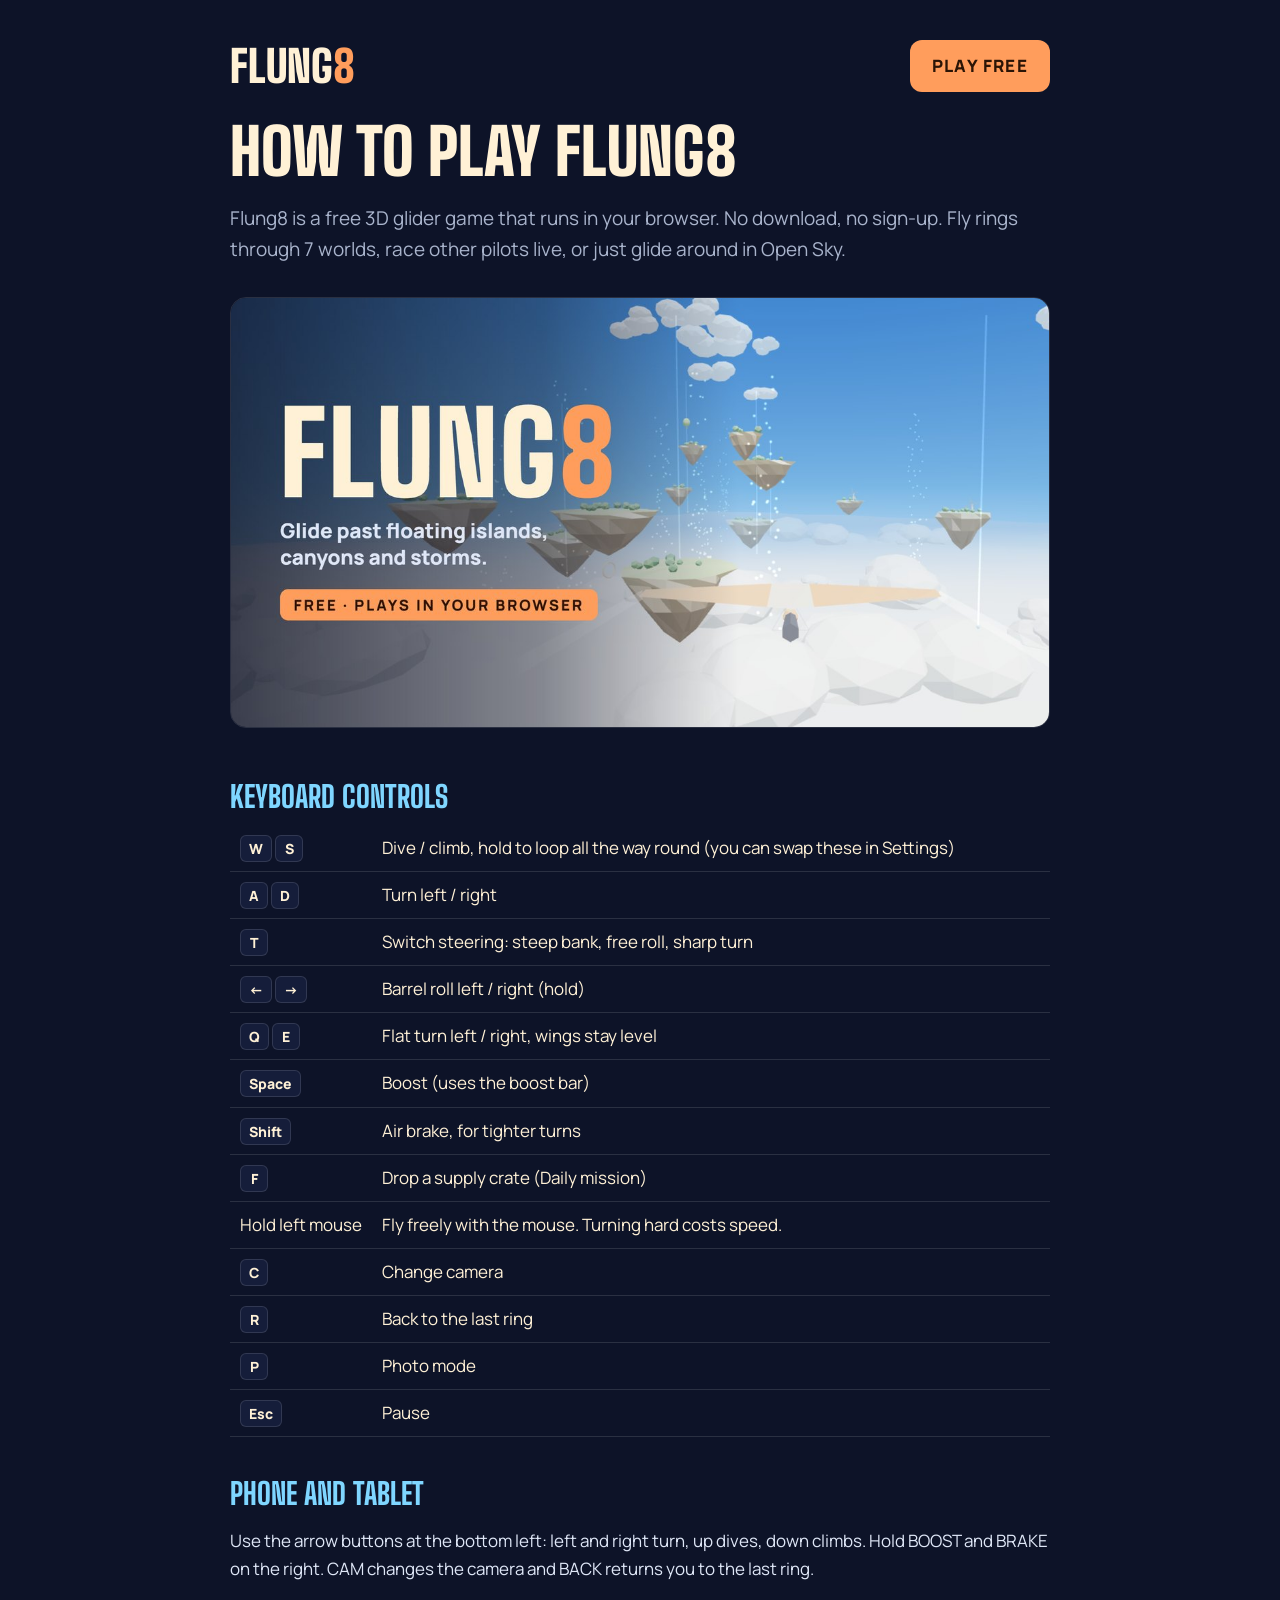
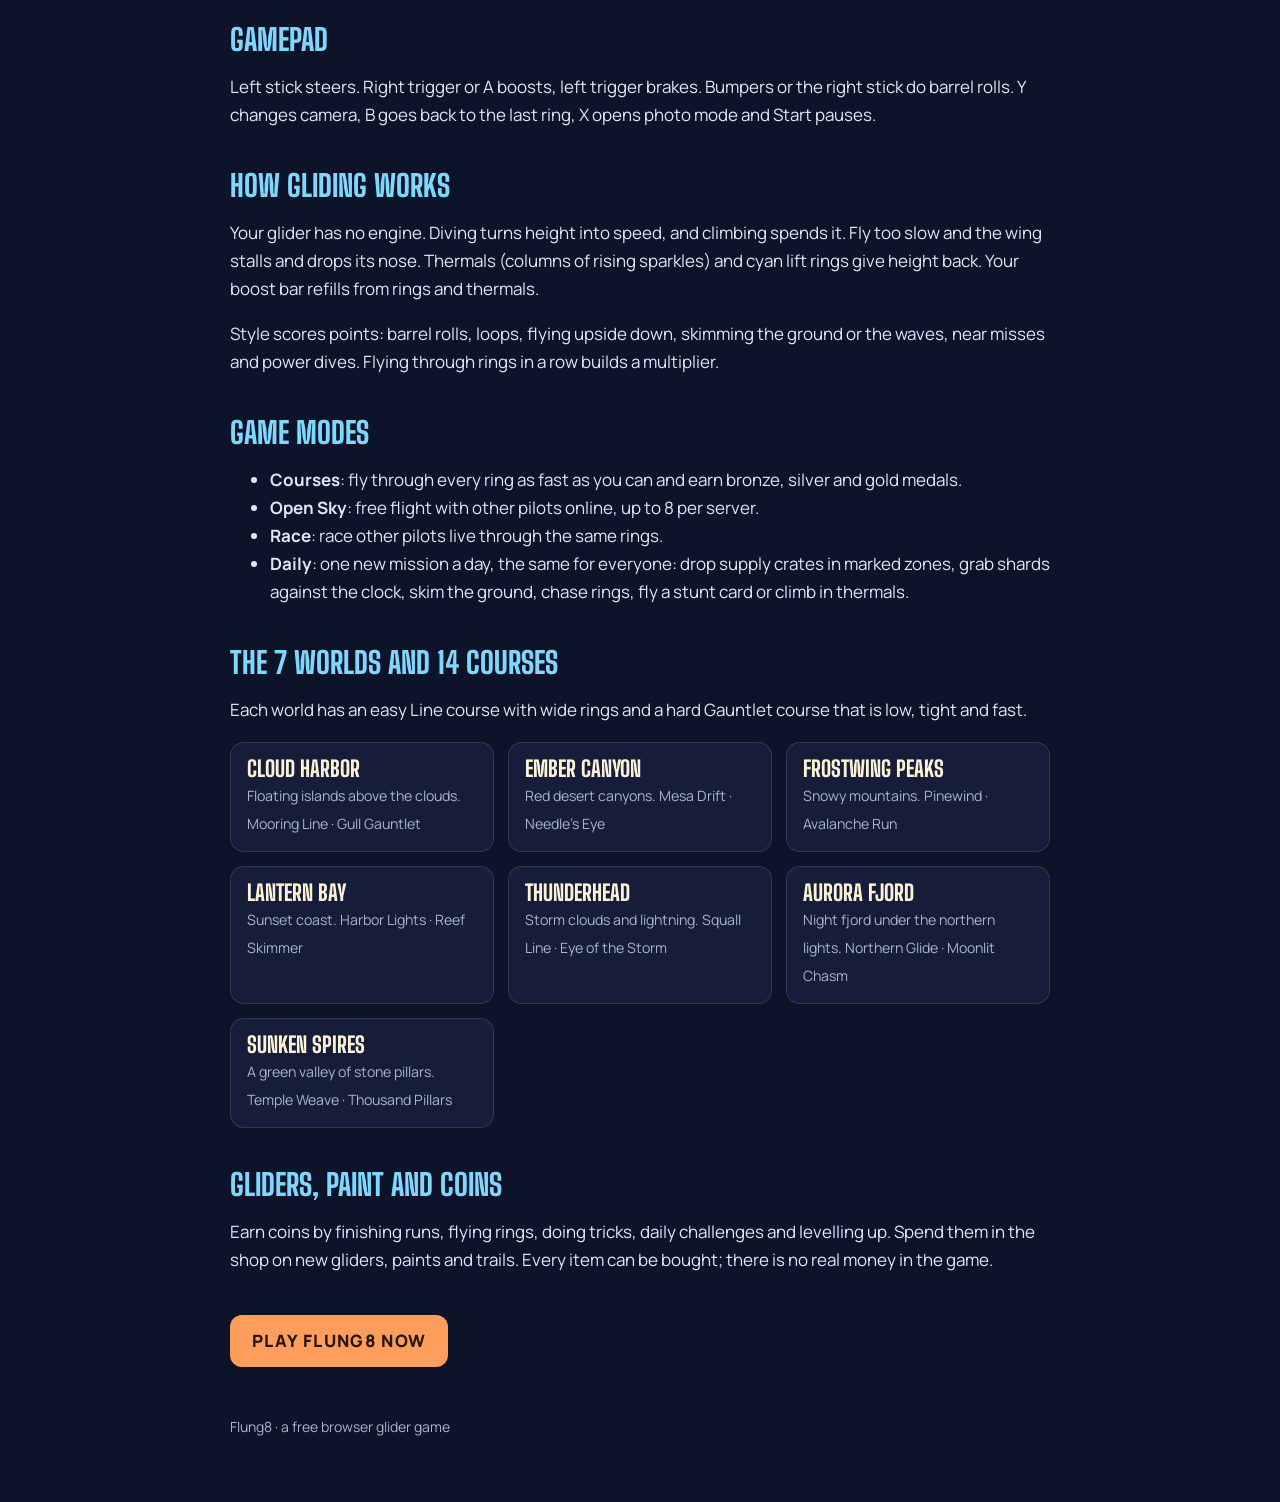
<file: how-to-play.html>
<!doctype html>
<html lang="en">
<head>
<meta charset="utf-8">
<meta name="viewport" content="width=device-width,initial-scale=1">
<title>How to Play Flung8 – Glider Controls, Maps and Tips</title>
<meta name="description" content="How to play Flung8, the free 3D glider game: keyboard, touch and gamepad controls, how gliding works, the 7 worlds and 14 courses, and tips for faster times.">
<link rel="canonical" href="https://phel433.github.io/flung8/how-to-play.html">
<meta property="og:type" content="article">
<meta property="og:site_name" content="Flung8">
<meta property="og:title" content="How to Play Flung8">
<meta property="og:description" content="Controls, maps and tips for the free 3D glider game.">
<meta property="og:url" content="https://phel433.github.io/flung8/how-to-play.html">
<meta property="og:image" content="https://phel433.github.io/flung8/og.jpg">
<meta name="twitter:card" content="summary_large_image">
<link rel="icon" type="image/svg+xml" href="data:image/svg+xml,%3Csvg xmlns=%27http://www.w3.org/2000/svg%27 viewBox=%270 0 64 64%27%3E%3Crect width=%2764%27 height=%2764%27 rx=%2714%27 fill=%27%230d1328%27/%3E%3Cpath d=%27M32 14 L56 44 L32 37 L8 44 Z%27 fill=%27%23ff9d5c%27/%3E%3Cpath d=%27M32 14 L32 37%27 stroke=%27%23fff1d6%27 stroke-width=%273%27/%3E%3Ccircle cx=%2732%27 cy=%2746%27 r=%274%27 fill=%27%237fd6ff%27/%3E%3C/svg%3E">
<link rel="preconnect" href="https://fonts.googleapis.com">
<link rel="preconnect" href="https://fonts.gstatic.com" crossorigin>
<link rel="stylesheet" href="https://fonts.googleapis.com/css2?family=Big+Shoulders+Display:wght@800;900&family=Manrope:wght@400;600;800&display=swap">
<style>
  :root { --ink: #0d1328; --panel: #151d3a; --line: rgba(255,255,255,.12); --text: #fff1d6; --dim: #a9b4cc; --apricot: #ff9d5c; --sky: #7fd6ff; }
  * { box-sizing: border-box; }
  body { margin: 0; background: var(--ink); color: var(--text); font: 400 17px/1.65 Manrope, system-ui, sans-serif; }
  main { max-width: 860px; margin: 0 auto; padding: 40px 20px 64px; }
  header { display: flex; flex-wrap: wrap; align-items: center; justify-content: space-between; gap: 16px; margin-bottom: 28px; }
  .logo { font: 900 44px/1 'Big Shoulders Display', Impact, sans-serif; text-transform: uppercase; color: var(--text); text-decoration: none; }
  .logo i { font-style: normal; color: var(--apricot); }
  .play { display: inline-block; padding: 12px 22px; border-radius: 12px; background: var(--apricot); color: #2a1406; font-weight: 800; text-decoration: none; text-transform: uppercase; letter-spacing: .08em; }
  h1 { font: 900 clamp(40px, 7vw, 64px)/1 'Big Shoulders Display', Impact, sans-serif; text-transform: uppercase; margin: 8px 0 12px; }
  h2 { font: 800 30px/1.1 'Big Shoulders Display', Impact, sans-serif; text-transform: uppercase; margin: 40px 0 12px; color: var(--sky); }
  p, li { color: #dfe7f7; }
  .lead { font-size: 19px; color: var(--dim); }
  img { width: 100%; height: auto; border-radius: 16px; border: 1px solid var(--line); margin: 12px 0 4px; }
  table { width: 100%; border-collapse: collapse; }
  td { padding: 9px 10px; border-bottom: 1px solid var(--line); vertical-align: top; }
  td:first-child { white-space: nowrap; width: 1%; }
  kbd { display: inline-block; min-width: 28px; padding: 2px 8px; border-radius: 6px; background: var(--panel); border: 1px solid var(--line); font: 800 14px/1.5 Manrope, sans-serif; text-align: center; color: var(--text); }
  .worlds { display: grid; grid-template-columns: repeat(auto-fit, minmax(240px, 1fr)); gap: 14px; padding: 0; list-style: none; }
  .worlds li { background: var(--panel); border: 1px solid var(--line); border-radius: 14px; padding: 14px 16px; }
  .worlds b { display: block; font: 800 22px/1.1 'Big Shoulders Display', Impact, sans-serif; text-transform: uppercase; color: var(--text); }
  .worlds small { color: var(--dim); }
  footer { margin-top: 48px; color: var(--dim); font-size: 14px; }
  a { color: var(--sky); }
</style>
</head>
<body>
<main>
  <header>
    <a class="logo" href="./">Flung<i>8</i></a>
    <a class="play" href="./">Play free</a>
  </header>

  <h1>How to play Flung8</h1>
  <p class="lead">Flung8 is a free 3D glider game that runs in your browser. No download, no sign-up. Fly rings through 7 worlds, race other pilots live, or just glide around in Open Sky.</p>
  <img src="og.jpg" width="1200" height="630" alt="The Flung8 glider flying past floating islands above the clouds">

  <h2>Keyboard controls</h2>
  <table>
    <tr><td><kbd>W</kbd> <kbd>S</kbd></td><td>Dive / climb, hold to loop all the way round (you can swap these in Settings)</td></tr>
    <tr><td><kbd>A</kbd> <kbd>D</kbd></td><td>Turn left / right</td></tr>
    <tr><td><kbd>T</kbd></td><td>Switch steering: steep bank, free roll, sharp turn</td></tr>
    <tr><td><kbd>←</kbd> <kbd>→</kbd></td><td>Barrel roll left / right (hold)</td></tr>
    <tr><td><kbd>Q</kbd> <kbd>E</kbd></td><td>Flat turn left / right, wings stay level</td></tr>
    <tr><td><kbd>Space</kbd></td><td>Boost (uses the boost bar)</td></tr>
    <tr><td><kbd>Shift</kbd></td><td>Air brake, for tighter turns</td></tr>
    <tr><td><kbd>F</kbd></td><td>Drop a supply crate (Daily mission)</td></tr>
    <tr><td>Hold left mouse</td><td>Fly freely with the mouse. Turning hard costs speed.</td></tr>
    <tr><td><kbd>C</kbd></td><td>Change camera</td></tr>
    <tr><td><kbd>R</kbd></td><td>Back to the last ring</td></tr>
    <tr><td><kbd>P</kbd></td><td>Photo mode</td></tr>
    <tr><td><kbd>Esc</kbd></td><td>Pause</td></tr>
  </table>

  <h2>Phone and tablet</h2>
  <p>Use the arrow buttons at the bottom left: left and right turn, up dives, down climbs. Hold BOOST and BRAKE on the right. CAM changes the camera and BACK returns you to the last ring.</p>

  <h2>Gamepad</h2>
  <p>Left stick steers. Right trigger or A boosts, left trigger brakes. Bumpers or the right stick do barrel rolls. Y changes camera, B goes back to the last ring, X opens photo mode and Start pauses.</p>

  <h2>How gliding works</h2>
  <p>Your glider has no engine. Diving turns height into speed, and climbing spends it. Fly too slow and the wing stalls and drops its nose. Thermals (columns of rising sparkles) and cyan lift rings give height back. Your boost bar refills from rings and thermals.</p>
  <p>Style scores points: barrel rolls, loops, flying upside down, skimming the ground or the waves, near misses and power dives. Flying through rings in a row builds a multiplier.</p>

  <h2>Game modes</h2>
  <ul>
    <li><b>Courses</b>: fly through every ring as fast as you can and earn bronze, silver and gold medals.</li>
    <li><b>Open Sky</b>: free flight with other pilots online, up to 8 per server.</li>
    <li><b>Race</b>: race other pilots live through the same rings.</li>
    <li><b>Daily</b>: one new mission a day, the same for everyone: drop supply crates in marked zones, grab shards against the clock, skim the ground, chase rings, fly a stunt card or climb in thermals.</li>
  </ul>

  <h2>The 7 worlds and 14 courses</h2>
  <p>Each world has an easy Line course with wide rings and a hard Gauntlet course that is low, tight and fast.</p>
  <ul class="worlds">
    <li><b>Cloud Harbor</b><small>Floating islands above the clouds. Mooring Line · Gull Gauntlet</small></li>
    <li><b>Ember Canyon</b><small>Red desert canyons. Mesa Drift · Needle's Eye</small></li>
    <li><b>Frostwing Peaks</b><small>Snowy mountains. Pinewind · Avalanche Run</small></li>
    <li><b>Lantern Bay</b><small>Sunset coast. Harbor Lights · Reef Skimmer</small></li>
    <li><b>Thunderhead</b><small>Storm clouds and lightning. Squall Line · Eye of the Storm</small></li>
    <li><b>Aurora Fjord</b><small>Night fjord under the northern lights. Northern Glide · Moonlit Chasm</small></li>
    <li><b>Sunken Spires</b><small>A green valley of stone pillars. Temple Weave · Thousand Pillars</small></li>
  </ul>

  <h2>Gliders, paint and coins</h2>
  <p>Earn coins by finishing runs, flying rings, doing tricks, daily challenges and levelling up. Spend them in the shop on new gliders, paints and trails. Every item can be bought; there is no real money in the game.</p>

  <p style="margin-top:40px"><a class="play" href="./">Play Flung8 now</a></p>
  <footer>Flung8 · a free browser glider game</footer>
</main>
</body>
</html>
</file>
